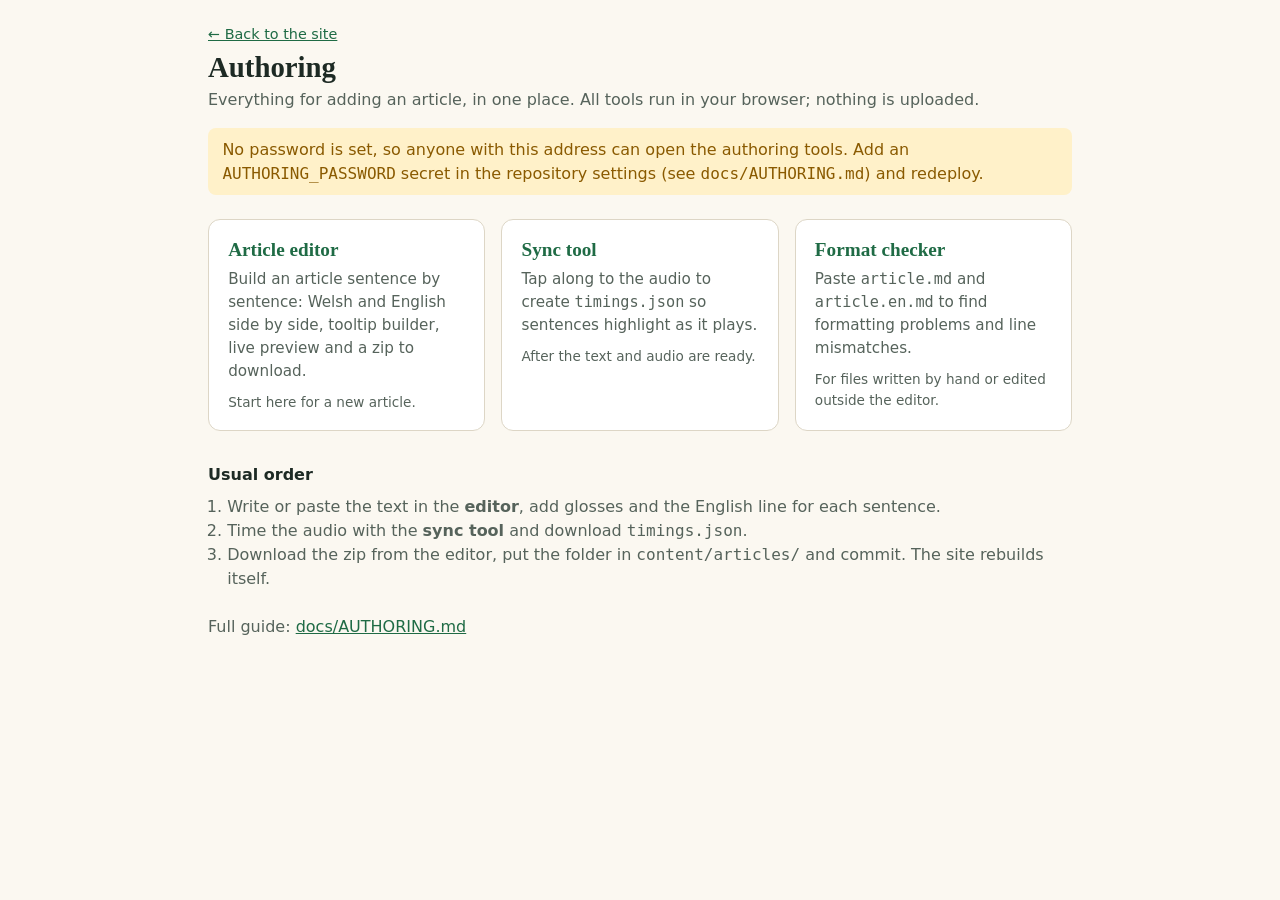
<file: tools/index.html>
<!doctype html>
<html lang="en">
<head>
  <meta charset="utf-8">
  <meta name="viewport" content="width=device-width, initial-scale=1">
  <title>Authoring · Gwrandewch a Dysgwch</title>
  <meta name="robots" content="noindex, nofollow">
  <meta name="color-scheme" content="light dark">
  <link rel="icon" href="data:image/svg+xml,%3Csvg xmlns='http://www.w3.org/2000/svg' viewBox='0 0 64 64'%3E%3Crect width='64' height='64' rx='14' fill='%231f6b45'/%3E%3C/svg%3E">
  <script src="gate-config.js"></script>
  <script src="gate.js"></script>
  <style>
    :root { --bg:#fbf8f1; --surface:#fff; --ink:#1d2a24; --muted:#56635b; --line:#ddd6c6; --accent:#1f6b45; --warn:#8a5a00; --warnbg:#fff1c9; }
    @media (prefers-color-scheme: dark) { :root { --bg:#111915; --surface:#19231e; --ink:#eaf0ea; --muted:#a6b5ab; --line:#2b3a32; --accent:#5fc58d; --warn:#f0c040; --warnbg:#3b3512; } }
    * { box-sizing: border-box; }
    body { margin:0; background:var(--bg); color:var(--ink); font:1rem/1.5 system-ui,-apple-system,"Segoe UI",Roboto,sans-serif; }
    a { color: var(--accent); }
    .wrap { max-width: 56rem; margin: 0 auto; padding: 1.5rem 16px 3rem; }
    h1 { font: 700 1.8rem/1.2 Georgia,serif; margin: .25rem 0; }
    .lead { color: var(--muted); margin-top: 0; }
    .top { display:flex; justify-content:space-between; gap:1rem; flex-wrap:wrap; font-size:.9rem; }
    .grid { list-style:none; padding:0; margin:1.5rem 0; display:grid; gap:1rem; grid-template-columns:repeat(auto-fit,minmax(15rem,1fr)); }
    .tool { display:block; height:100%; background:var(--surface); border:1px solid var(--line); border-radius:12px; padding:1.1rem 1.2rem; color:inherit; text-decoration:none; }
    .tool:hover, .tool:focus-visible { border-color:var(--accent); }
    .tool h2 { margin:0 0 .35rem; font:700 1.2rem/1.3 Georgia,serif; color:var(--accent); }
    .tool p { margin:0; color:var(--muted); font-size:.95rem; }
    .tool .when { margin-top:.6rem; font-size:.85rem; }
    :focus-visible { outline:3px solid var(--accent); outline-offset:2px; }
    .notice { background:var(--warnbg); color:var(--warn); border-radius:8px; padding:.6rem .9rem; margin:1rem 0; }
    .linkbtn { font:inherit; background:none; border:0; padding:0; color:var(--accent); text-decoration:underline; cursor:pointer; }
    h3 { font-size:1rem; margin:2rem 0 .5rem; }
    ol.flow { color:var(--muted); padding-left:1.2rem; margin:0; }
  </style>
</head>
<body>
<div class="wrap">
  <div class="top">
    <a href="../">← Back to the site</a>
    <button type="button" class="linkbtn" id="lock" hidden>Lock</button>
  </div>
  <h1>Authoring</h1>
  <p class="lead">Everything for adding an article, in one place. All tools run in your browser; nothing is uploaded.</p>

  <p class="notice" id="open-notice" hidden>No password is set, so anyone with this address can open the authoring tools. Add an <code>AUTHORING_PASSWORD</code> secret in the repository settings (see <code>docs/AUTHORING.md</code>) and redeploy.</p>

  <ul class="grid">
    <li><a class="tool" href="editor.html">
      <h2>Article editor</h2>
      <p>Build an article sentence by sentence: Welsh and English side by side, tooltip builder, live preview and a zip to download.</p>
      <p class="when">Start here for a new article.</p>
    </a></li>
    <li><a class="tool" href="sync-tool.html">
      <h2>Sync tool</h2>
      <p>Tap along to the audio to create <code>timings.json</code> so sentences highlight as it plays.</p>
      <p class="when">After the text and audio are ready.</p>
    </a></li>
    <li><a class="tool" href="check.html">
      <h2>Format checker</h2>
      <p>Paste <code>article.md</code> and <code>article.en.md</code> to find formatting problems and line mismatches.</p>
      <p class="when">For files written by hand or edited outside the editor.</p>
    </a></li>
  </ul>

  <h3>Usual order</h3>
  <ol class="flow">
    <li>Write or paste the text in the <strong>editor</strong>, add glosses and the English line for each sentence.</li>
    <li>Time the audio with the <strong>sync tool</strong> and download <code>timings.json</code>.</li>
    <li>Download the zip from the editor, put the folder in <code>content/articles/</code> and commit. The site rebuilds itself.</li>
  </ol>
  <p class="lead" style="margin-top:1.5rem">Full guide: <a href="https://github.com/ink-and-ember-forge/gwrandewch-a-dysgwch/blob/main/docs/AUTHORING.md">docs/AUTHORING.md</a></p>
</div>
<script>
  (function () {
    var g = window.GadGate || {};
    var lock = document.getElementById('lock');
    if (g.locked) { lock.hidden = false; lock.addEventListener('click', g.lock); }
    else if (/^https?:$/.test(location.protocol) && !/^(localhost|127\.|\[::1\])/.test(location.hostname)) {
      document.getElementById('open-notice').hidden = false;
    }
  })();
</script>
</body>
</html>
</file>
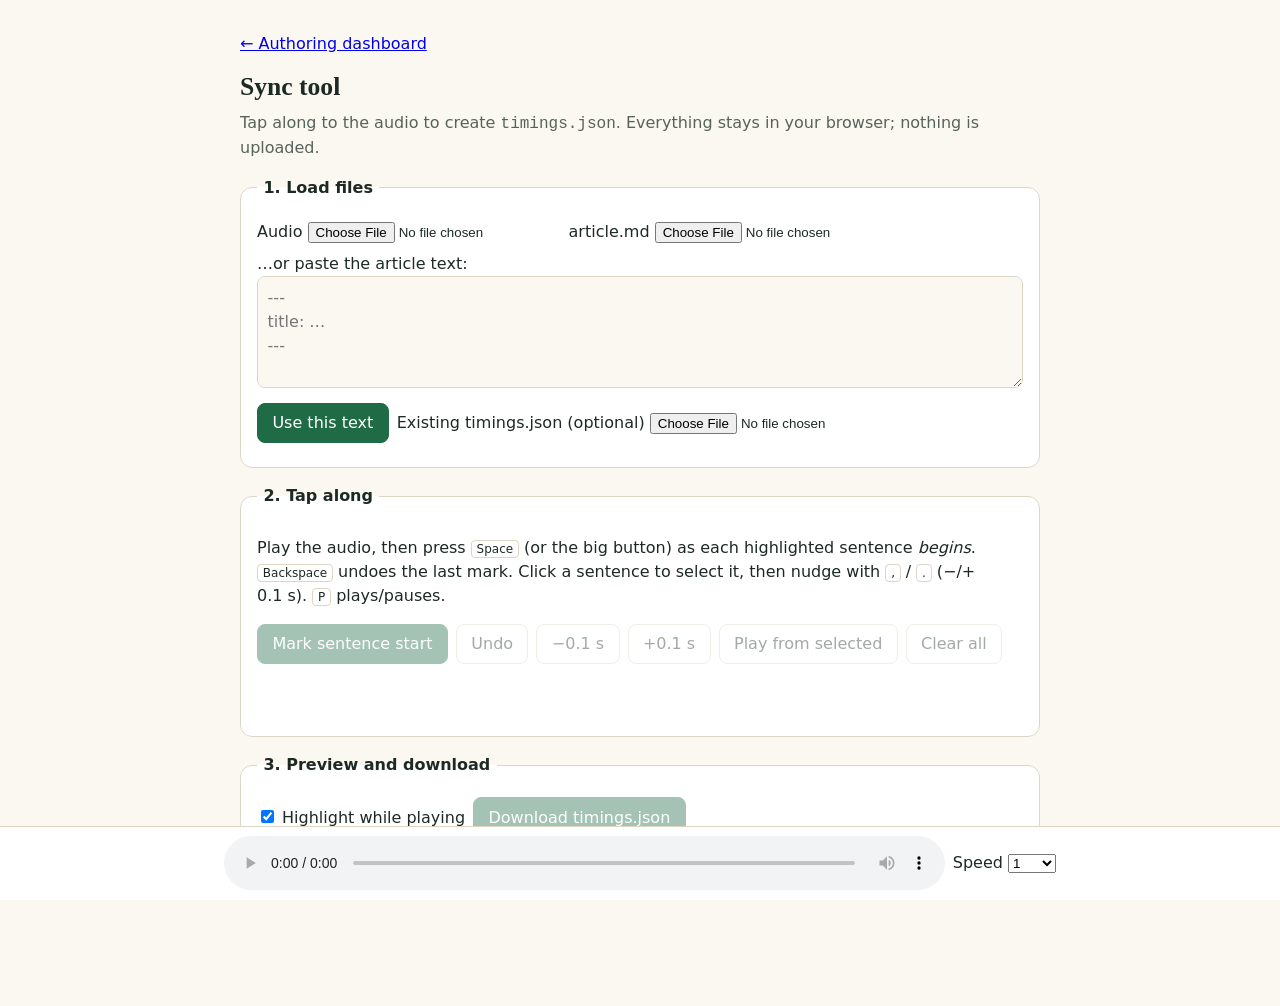
<file: tools/sync-tool.html>
<!doctype html>
<html lang="en">
<head>
  <meta charset="utf-8">
  <meta name="viewport" content="width=device-width, initial-scale=1">
  <title>Sync tool · Gwrandewch a Dysgwch</title>
  <meta name="color-scheme" content="light dark">
  <meta name="robots" content="noindex, nofollow">
  <script src="gate-config.js"></script>
  <script src="gate.js"></script>
  <style>
    :root { --bg:#fbf8f1; --surface:#fff; --ink:#1d2a24; --muted:#56635b; --line:#ddd6c6; --accent:#1f6b45; --accent-ink:#fff; --hl:#fff0b8; --edge:#b07400; --bad:#b3262d; }
    @media (prefers-color-scheme: dark) { :root { --bg:#111915; --surface:#19231e; --ink:#eaf0ea; --muted:#a6b5ab; --line:#2b3a32; --accent:#5fc58d; --accent-ink:#0a1710; --hl:#3b3512; --edge:#f0c040; --bad:#ff8a8f; } }
    * { box-sizing: border-box; }
    body { margin:0; background:var(--bg); color:var(--ink); font:1rem/1.5 system-ui,-apple-system,"Segoe UI",Roboto,sans-serif; }
    .wrap { max-width: 52rem; margin: 0 auto; padding: 1rem 16px 8rem; }
    h1 { font: 700 1.6rem/1.2 Georgia,serif; margin: .5rem 0; }
    p.lead { color: var(--muted); margin-top: 0; }
    fieldset { border:1px solid var(--line); border-radius:12px; background:var(--surface); margin:1rem 0; padding:.75rem 1rem 1rem; }
    legend { font-weight:600; padding:0 .4rem; }
    textarea { width:100%; min-height:7rem; border:1px solid var(--line); border-radius:8px; padding:.6rem; background:var(--bg); color:inherit; font:inherit; }
    button, .btn { font:inherit; padding:.45rem .9rem; border-radius:8px; border:1px solid var(--line); background:var(--surface); color:inherit; cursor:pointer; min-height:2.5rem; }
    button.primary { background:var(--accent); color:var(--accent-ink); border-color:var(--accent); }
    button:disabled { opacity:.4; cursor:default; }
    :focus-visible { outline:3px solid var(--accent); outline-offset:2px; }
    .row { display:flex; flex-wrap:wrap; gap:.5rem; align-items:center; margin:.5rem 0; }
    ol#segs { list-style:none; padding:0; margin:1rem 0; counter-reset:s -1; }
    ol#segs li { counter-increment:s; display:grid; grid-template-columns:3.5rem 5rem 1fr; gap:.5rem; align-items:baseline; padding:.4rem .5rem; border-radius:8px; border-left:4px solid transparent; cursor:pointer; font:1.05rem/1.5 Georgia,serif; }
    ol#segs li::before { content:counter(s); color:var(--muted); font:.8rem system-ui; text-align:right; }
    ol#segs li .t { font:.85rem ui-monospace,monospace; color:var(--muted); }
    ol#segs li.marked .t { color:var(--ink); }
    ol#segs li.next { border-left-color:var(--accent); background:color-mix(in srgb, var(--accent) 12%, transparent); }
    ol#segs li.playing { background:var(--hl); border-left-color:var(--edge); }
    ol#segs li.sel { outline:2px dashed var(--muted); }
    .head { font:600 1.1rem Georgia,serif; margin:.8rem 0 .2rem; color:var(--muted); }
    #msg { min-height:1.5rem; color:var(--muted); }
    #msg.bad { color:var(--bad); }
    .bar { position:fixed; inset:auto 0 0 0; background:var(--surface); border-top:1px solid var(--line); padding:.6rem 16px; }
    .bar .in { max-width:52rem; margin:0 auto; display:flex; flex-wrap:wrap; gap:.5rem; align-items:center; }
    .bar audio { flex:1; min-width:14rem; }
    kbd { font:.75em system-ui; padding:.1em .4em; border:1px solid var(--line); border-radius:4px; background:var(--surface); }
  </style>
</head>
<body>
<div class="wrap">
  <p><a href="index.html">← Authoring dashboard</a></p>
  <h1>Sync tool</h1>
  <p class="lead">Tap along to the audio to create <code>timings.json</code>. Everything stays in your browser; nothing is uploaded.</p>

  <fieldset>
    <legend>1. Load files</legend>
    <div class="row">
      <label>Audio <input type="file" id="audio-file" accept="audio/*"></label>
      <label>article.md <input type="file" id="md-file" accept=".md,text/markdown,text/plain"></label>
    </div>
    <label for="md-text">…or paste the article text:</label>
    <textarea id="md-text" spellcheck="false" placeholder="---&#10;title: …&#10;---&#10;&#10;One sentence per line."></textarea>
    <div class="row"><button type="button" id="load" class="primary">Use this text</button>
      <label>Existing timings.json (optional) <input type="file" id="json-file" accept=".json,application/json"></label></div>
  </fieldset>

  <fieldset>
    <legend>2. Tap along</legend>
    <p>Play the audio, then press <kbd>Space</kbd> (or the big button) as each highlighted sentence <em>begins</em>.
      <kbd>Backspace</kbd> undoes the last mark. Click a sentence to select it, then nudge with <kbd>,</kbd> / <kbd>.</kbd> (−/+ 0.1&nbsp;s).
      <kbd>P</kbd> plays/pauses.</p>
    <div class="row">
      <button type="button" id="tap" class="primary" disabled>Mark sentence start</button>
      <button type="button" id="undo" disabled>Undo</button>
      <button type="button" id="minus" disabled>−0.1 s</button>
      <button type="button" id="plus" disabled>+0.1 s</button>
      <button type="button" id="goto" disabled>Play from selected</button>
      <button type="button" id="reset" disabled>Clear all</button>
    </div>
    <p id="msg" role="status"></p>
    <ol id="segs" aria-label="Sentences"></ol>
  </fieldset>

  <fieldset>
    <legend>3. Preview and download</legend>
    <div class="row">
      <label><input type="checkbox" id="follow" checked> Highlight while playing</label>
      <button type="button" id="download" class="primary" disabled>Download timings.json</button>
    </div>
  </fieldset>
</div>

<div class="bar"><div class="in">
  <audio id="audio" controls preload="metadata"></audio>
  <label>Speed <select id="rate"><option>0.6</option><option>0.75</option><option selected>1</option><option>1.25</option></select></label>
</div></div>

<script>
(() => {
  const $ = (id) => document.getElementById(id);
  const audio = $('audio');
  let segments = [];   // sentence strings
  let times = [];      // start time (s) per segment, or null
  let selected = -1;

  const clean = (s) => s.replace(/\\\{\{/g, '{{').replace(/\{\{([^|}]*)[^}]*\}\}/g, '$1');
  const say = (m, bad) => { $('msg').textContent = m; $('msg').className = bad ? 'bad' : ''; };
  const nextIndex = () => times.findIndex((t) => t === null);

  function parse(text) {
    text = text.replace(/^﻿/, '').replace(/\r\n?/g, '\n');
    const fm = text.match(/^---\n[\s\S]*?\n---[ \t]*(?:\n|$)/);
    const body = fm ? text.slice(fm[0].length) : text;
    const out = [];
    const heads = {};
    for (const raw of body.split('\n')) {
      const line = raw.trim();
      if (!line) continue;
      if (line.startsWith('## ')) { heads[out.length] = line.slice(3); continue; }
      out.push(line);
    }
    return { out, heads };
  }

  let heads = {};
  function load(text) {
    const p = parse(text);
    segments = p.out; heads = p.heads;
    times = segments.map(() => null);
    selected = -1;
    draw();
    say(`${segments.length} sentences loaded.`);
  }

  function draw() {
    const ol = $('segs');
    ol.replaceChildren();
    const nxt = nextIndex();
    segments.forEach((s, i) => {
      if (heads[i]) { const h = document.createElement('div'); h.className = 'head'; h.textContent = heads[i]; ol.append(h); }
      const li = document.createElement('li');
      li.dataset.i = i;
      li.className = (times[i] !== null ? 'marked ' : '') + (i === nxt ? 'next ' : '') + (i === selected ? 'sel' : '');
      const t = document.createElement('span'); t.className = 't'; t.textContent = times[i] === null ? '—' : times[i].toFixed(2) + 's';
      const x = document.createElement('span'); x.textContent = clean(s);
      li.append(t, x);
      ol.append(li);
    });
    const any = segments.length > 0;
    const done = any && nextIndex() === -1;
    $('tap').disabled = !any || done;
    $('undo').disabled = !times.some((t) => t !== null);
    $('reset').disabled = !any;
    $('goto').disabled = $('minus').disabled = $('plus').disabled = selected < 0 || times[selected] === null;
    $('download').disabled = !done;
    if (done) say('All sentences marked. Preview by playing, then download.');
  }

  function mark() {
    const i = nextIndex();
    if (i < 0) return;
    const t = Math.round(audio.currentTime * 100) / 100;
    if (i > 0 && t <= times[i - 1]) { say(`Sentence ${i + 1} must start after sentence ${i} (${times[i - 1].toFixed(2)}s).`, true); return; }
    times[i] = t;
    selected = -1;
    draw();
    document.querySelector('li.next')?.scrollIntoView({ block: 'center', behavior: 'smooth' });
  }

  function undo() {
    for (let i = times.length - 1; i >= 0; i--) if (times[i] !== null) { times[i] = null; break; }
    draw();
  }

  function nudge(d) {
    if (selected < 0 || times[selected] === null) return;
    const lo = selected > 0 && times[selected - 1] !== null ? times[selected - 1] : -Infinity;
    const hi = times[selected + 1] ?? Infinity;
    const v = Math.round((times[selected] + d) * 100) / 100;
    if (v < 0 || v <= lo || v >= hi) { say('Cannot move past a neighbouring sentence.', true); return; }
    times[selected] = v;
    draw();
  }

  // preview highlight
  function tick() {
    if (!$('follow').checked) return;
    const done = times.every((t) => t !== null);
    document.querySelectorAll('li.playing').forEach((l) => l.classList.remove('playing'));
    if (!done) return;
    let idx = 0;
    for (let i = 0; i < times.length; i++) if (times[i] <= audio.currentTime + 0.05) idx = i;
    document.querySelector(`li[data-i="${idx}"]`)?.classList.add('playing');
  }
  (function loop() { tick(); requestAnimationFrame(loop); })();

  // events
  $('audio-file').addEventListener('change', (e) => {
    const f = e.target.files[0];
    if (f) { audio.src = URL.createObjectURL(f); say(`Loaded audio: ${f.name}`); }
  });
  $('md-file').addEventListener('change', async (e) => {
    const f = e.target.files[0];
    if (f) { const t = await f.text(); $('md-text').value = t; load(t); }
  });
  $('load').addEventListener('click', () => load($('md-text').value));
  $('json-file').addEventListener('change', async (e) => {
    const f = e.target.files[0];
    if (!f) return;
    try {
      const arr = JSON.parse(await f.text());
      if (!Array.isArray(arr) || arr.length !== segments.length) throw new Error(`expected ${segments.length} entries, got ${Array.isArray(arr) ? arr.length : 'non-array'}`);
      times = arr.map(Number);
      draw();
      say('Existing timings loaded.');
    } catch (err) { say(`Could not load timings: ${err.message}. Load the article text first.`, true); }
  });
  $('tap').addEventListener('click', mark);
  $('undo').addEventListener('click', undo);
  $('minus').addEventListener('click', () => nudge(-0.1));
  $('plus').addEventListener('click', () => nudge(0.1));
  $('goto').addEventListener('click', () => { audio.currentTime = times[selected]; audio.play(); });
  $('reset').addEventListener('click', () => { if (confirm('Clear all timings?')) { times = segments.map(() => null); selected = -1; draw(); } });
  $('rate').addEventListener('change', (e) => { audio.playbackRate = Number(e.target.value); });
  $('segs').addEventListener('click', (e) => {
    const li = e.target.closest('li');
    if (!li) return;
    selected = Number(li.dataset.i);
    if (times[selected] !== null) audio.currentTime = times[selected];
    draw();
  });
  $('download').addEventListener('click', () => {
    for (let i = 1; i < times.length; i++) if (times[i] <= times[i - 1]) { say(`Sentence ${i + 1} does not start after sentence ${i}.`, true); return; }
    const blob = new Blob([JSON.stringify(times) + '\n'], { type: 'application/json' });
    const a = document.createElement('a');
    a.href = URL.createObjectURL(blob);
    a.download = 'timings.json';
    a.click();
    URL.revokeObjectURL(a.href);
  });

  document.addEventListener('keydown', (e) => {
    if (e.ctrlKey || e.metaKey || e.altKey) return;
    if (e.target.closest('textarea, input[type="text"], select, input[type="file"]')) return;
    if (e.key === ' ' && !e.target.closest('button, audio')) { e.preventDefault(); mark(); }
    else if (e.key === 'Backspace') { e.preventDefault(); undo(); }
    else if (e.key === ',') nudge(-0.1);
    else if (e.key === '.') nudge(0.1);
    else if (e.key === 'p' || e.key === 'P') { audio.paused ? audio.play() : audio.pause(); }
  });
})();
</script>
</body>
</html>
</file>
